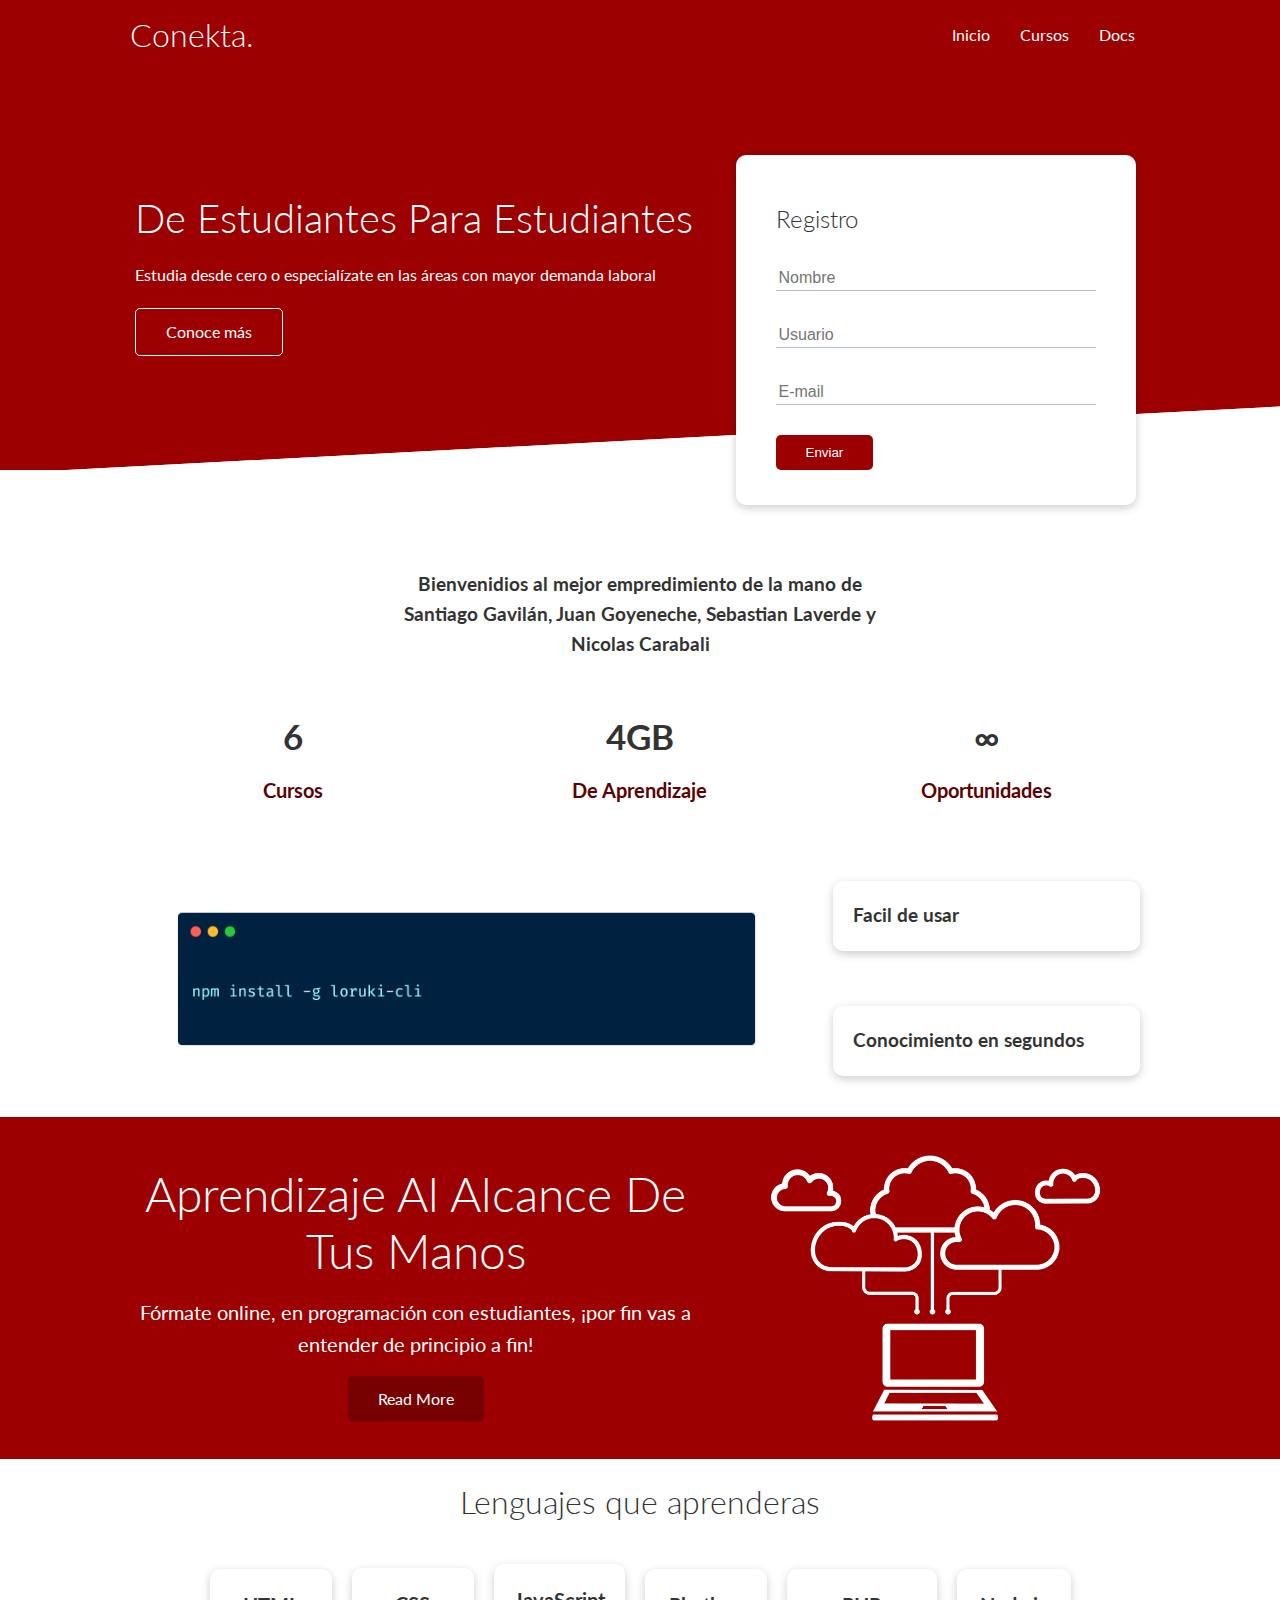
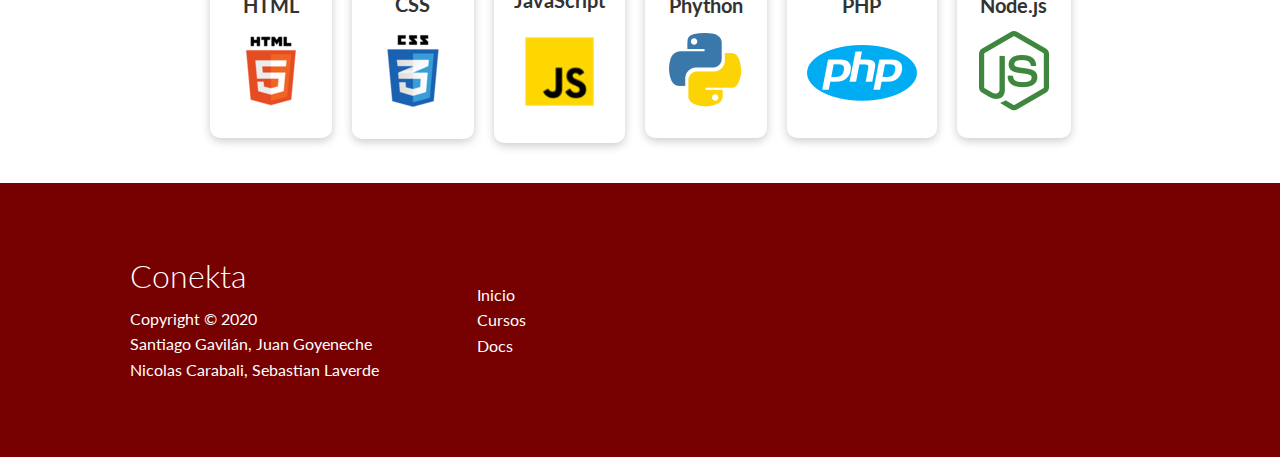
<file: index.html>
<!DOCTYPE html>
<html lang="en">
<head>
    <meta charset="UTF-8">
    <meta name="viewport" content="width=device-width, initial-scale=1.0">
    <link rel="stylesheet" href="https://cdnjs.cloudflare.com/ajax/libs/font-awesome/5.15.1/css/all.min.css" integrity="sha512-+4zCK9k+qNFUR5X+cKL9EIR+ZOhtIloNl9GIKS57V1MyNsYpYcUrUeQc9vNfzsWfV28IaLL3i96P9sdNyeRssA==" crossorigin="anonymous" />
    <link rel="stylesheet" href="css/utilities.css">
    <link rel="stylesheet" href="css/style.css">
    <title>Conekta</title>
</head>
<body>
    <!-- Navbar -->
    <div class="navbar">
        <div class="container flex">
            <h1 class="logo">Conekta.</h1>
            <nav>
                <ul>
                    <li><a href="index.html">Inicio</a></li>
                    <li><a href="features.html">Cursos</a></li>
                    <li><a href="docs.html">Docs</a></li>
                </ul>
            </nav>
        </div>
    </div>
    
    <!-- Showcase -->
    <section class="showcase">
        <div class="container grid">
            <div class="showcase-text">
                <h1>De Estudiantes Para Estudiantes</h1>
                <p>Estudia desde cero o especialízate en las áreas con mayor demanda laboral</p>
                <a href="features.html" class="btn btn-outline">Conoce más </a>
            </div>

            <div class="showcase-form card">
                <h2>Registro</h2>
                 <!--  <form name="contact" netlify-honeypot="bot-field" method="POST" data-netlify="true">
                    <input type="hidden" name="form-name" value="contact">
                    <p class="hidden">
                        <label>Don’t fill this out if you're human: <input name="bot-field" /></label>
                      </p>
                    <div class="form-control">
                        <input type="text" name="name" placeholder="Name" required>
                    </div>
                    <div class="form-control">
                        <input type="text" name="company" placeholder="Company Name" required>
                    </div>
                    <div class="form-control">
                        <input type="email" name="email" placeholder="Email" required>
                    </div>
                    <input type="submit" value="Send" class="btn btn-primary">
                </form> -->
                 <form>
                    <div class="form-control">
                        <input type="text" name="name" placeholder="Nombre" required>
                    </div>
                    <div class="form-control">
                        <input type="text" name="company" placeholder="Usuario" required>
                    </div>
                    <div class="form-control">
                        <input type="email" name="email" placeholder="E-mail" required>
                    </div>
                    <input type="submit" value="Enviar" class="btn btn-primary">
                </form>
            </div>
        </div>
    </section>

    <!-- Stats -->
    <section class="stats">
        <div class="container">
            <h3 class="stats-heading text-center my-1">
                Bienvenidios al mejor empredimiento de la mano de Santiago Gavilán, Juan Goyeneche, Sebastian Laverde y Nicolas Carabali
            </h3>

            <div class="grid grid-3 text-center my-4">
                <div>
                    <i class="fas fa-server fa-3x"></i>
                    <h3>6</h3>
                    <p class="text-secondary">Cursos</p>
                </div>
                <div>
                    <i class="fas fa-upload fa-3x"></i>
                    <h3>4GB</h3>
                    <p class="text-secondary">De Aprendizaje</p>
                </div>
                <div>
                    <i class="fas fa-project-diagram fa-3x"></i>
                    <h3>∞</h3>
                    <p class="text-secondary">Oportunidades</p>
                </div>
            </div>
        </div>
    </section>

    <!-- Cli -->
    <section class="cli">
        <div class="container grid">
            <img src="images/cli.png" alt="">
            <div class="card">
                <h3>Facil de usar</h3>
            </div>
            <div class="card">
                <h3>Conocimiento en segundos</h3>
            </div>
        </div>
    </section>

    <!-- Cloud -->
    <section class="cloud bg-primary my-2 py-2">
        <div class="container grid">
            <div class="text-center">
                <h2 class="lg">Aprendizaje Al Alcance De Tus Manos</h2>
                <p class="lead my-1">Fórmate online, en programación con estudiantes, ¡por fin vas a entender de principio a fin!</p>
                <a href="features.html" class="btn btn-dark">Read More</a>
            </div>
            <img src="images/cloud.png" alt="">
        </div>
    </section>

    <!-- Languages -->
    <section class="languages">
        <h2 class="md text-center my-2">
            Lenguajes que aprenderas
        </h2>
        <div class="container flex">
            <div class="card">
                <h4>HTML</h4>
                <img src="images/logos/html.png" alt="">
            </div>
            <div class="card">
                <h4>CSS</h4>
                <img src="images/logos/css.png" alt="">
              </div>
              <div class="card">
                <h4>JavaScript</h4>
                <img src="images/logos/javascript.png" alt="">
              </div>
              <div class="card">
                <h4>Phython</h4>
                <img src="images/logos/python.png" alt="">
              </div>
              <div class="card">
                <h4>PHP</h4>
                <img src="images/logos/php.png" alt="">
              </div>
              <div class="card">
                <h4>Node.js</h4>
                <img src="images/logos/node.png" alt="">
              </div>
        </div>
    </section>

    <!-- Footer -->
    <footer class="footer bg-dark py-5">
        <div class="container grid grid-3">
            <div>
                <h1>Conekta
                </h1>
                <p>Copyright &copy; 2020<br>Santiago Gavilán, Juan Goyeneche <br>Nicolas Carabali, Sebastian Laverde</p>
            </div>
            <nav>
                <ul>
                    <li><a href="index.html">Inicio</a></li>
                    <li><a href="features.html">Cursos</a></li>
                    <li><a href="docs.html">Docs</a></li>
                </ul>
            </nav>
            <div class="social">
                <a href="#"><i class="fab fa-github fa-2x"></i></a>
                <a href="#"><i class="fab fa-facebook fa-2x"></i></a>
                <a href="#"><i class="fab fa-instagram fa-2x"></i></a>
                <a href="#"><i class="fab fa-twitter fa-2x"></i></a>
            </div>
        </div>
    </footer>
</body>
</html>
</file>
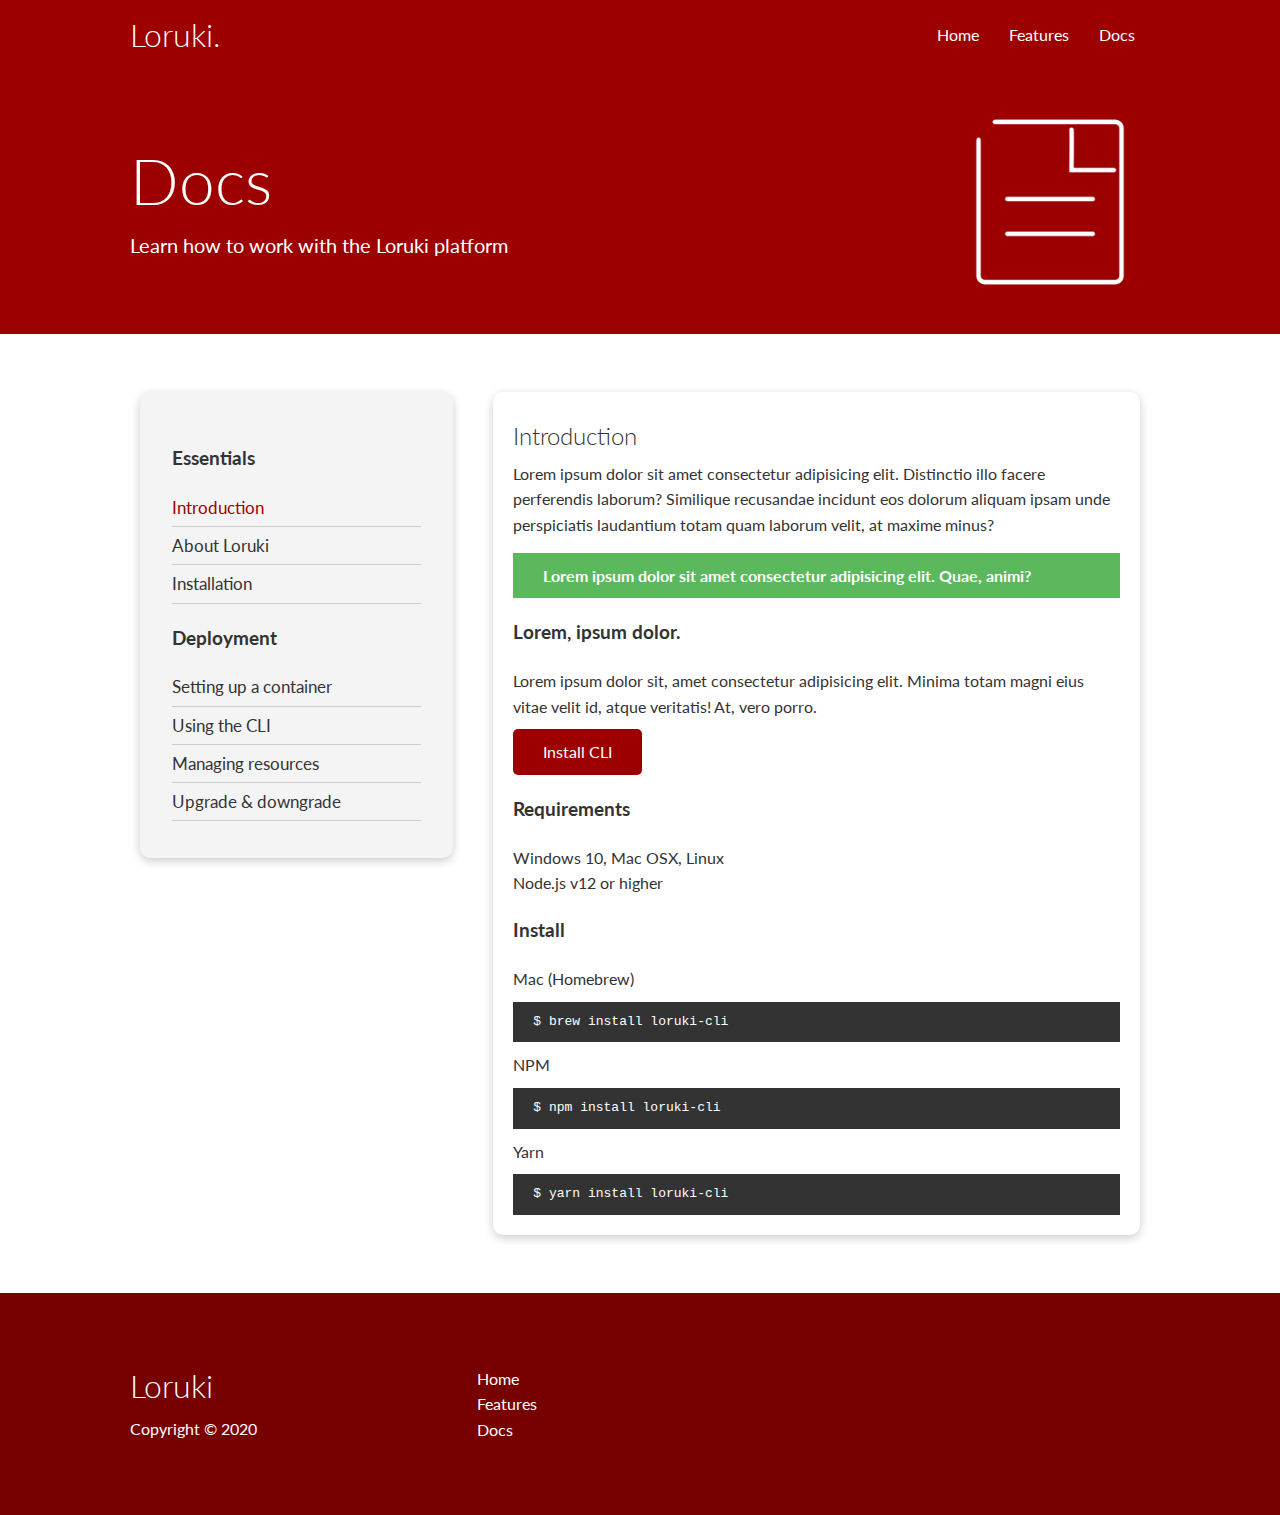
<file: docs.html>
<!DOCTYPE html>
<html lang="en">
<head>
    <meta charset="UTF-8">
    <meta name="viewport" content="width=device-width, initial-scale=1.0">
    <link rel="stylesheet" href="https://cdnjs.cloudflare.com/ajax/libs/font-awesome/5.15.1/css/all.min.css" integrity="sha512-+4zCK9k+qNFUR5X+cKL9EIR+ZOhtIloNl9GIKS57V1MyNsYpYcUrUeQc9vNfzsWfV28IaLL3i96P9sdNyeRssA==" crossorigin="anonymous" />
    <link rel="stylesheet" href="css/utilities.css">
    <link rel="stylesheet" href="css/style.css">
    <title>Loruki | Cloud Hosting For Everyone</title>
</head>
<body>
    <!-- Navbar -->
    <div class="navbar">
        <div class="container flex">
            <h1 class="logo">Loruki.</h1>
            <nav>
                <ul>
                    <li><a href="index.html">Home</a></li>
                    <li><a href="features.html">Features</a></li>
                    <li><a href="docs.html">Docs</a></li>
                </ul>
            </nav>
        </div>
    </div>

    <!-- Head -->
    <section class="docs-head bg-primary py-3">
        <div class="container grid">
            <div>
                <h1 class="xl">Docs</h1>
                <p class="lead">
                    Learn how to work with the Loruki platform
                </p>
            </div>
            <img src="images/docs.png" alt="">
        </div>
    </section>

    <!-- Docs main -->
    <section class="docs-main my-4">
        <div class="container grid">
            <div class="card bg-light p-3">
                <h3 class="my-2">Essentials</h3>
                <nav>
                    <ul>
                        <li><a class="text-primary" href="#">Introduction</a></li>
                        <li><a href="#">About Loruki</a></li>
                        <li><a href="#">Installation</a></li>
                    </ul>
                </nav>

                <h3 class="my-2">Deployment</h3>
                <nav>
                    <ul>
                        <li><a href="#">Setting up a container</a></li>
							<li><a href="#">Using the CLI</a></li>
							<li><a href="#">Managing resources</a></li>
							<li><a href="#">Upgrade & downgrade</a></li>
                    </ul>
                </nav>
            </div>
            <div class="card">
                <h2>Introduction</h2>
                <p>Lorem ipsum dolor sit amet consectetur adipisicing elit. Distinctio illo facere perferendis laborum? Similique recusandae incidunt eos dolorum aliquam ipsam unde perspiciatis laudantium totam quam laborum velit, at maxime minus?</p>

                <div class="alert alert-success">
                    <i class="fas fa-info"></i> Lorem ipsum dolor sit amet consectetur adipisicing elit. Quae, animi?
                </div>

                <h3>Lorem, ipsum dolor.</h3>
                <p>Lorem ipsum dolor sit, amet consectetur adipisicing elit. Minima totam magni eius vitae velit id, atque veritatis! At, vero porro.</p>
                <a href="#" class="btn btn-primary">Install CLI</a>

                <h3>Requirements</h3>
                <ul>
                    <li>Windows 10, Mac OSX, Linux</li>
                    <li>Node.js v12 or higher</li>
                </ul>

                <h3>Install</h3>
                <p>Mac (Homebrew)</p>
                <pre><code>$ brew install loruki-cli</code></pre>
                <p>NPM</p>
                <pre><code>$ npm install loruki-cli</code></pre>
                <p>Yarn</p>
                <pre><code>$ yarn install loruki-cli</code></pre>

            </div>
        </div>
    </section>
    
    <!-- Footer -->
    <footer class="footer bg-dark py-5">
        <div class="container grid grid-3">
            <div>
                <h1>Loruki
                </h1>
                <p>Copyright &copy; 2020</p>
            </div>
            <nav>
                <ul>
                    <li><a href="index.html">Home</a></li>
                    <li><a href="features.html">Features</a></li>
                    <li><a href="docs.html">Docs</a></li>
                </ul>
            </nav>
            <div class="social">
                <a href="#"><i class="fab fa-github fa-2x"></i></a>
                <a href="#"><i class="fab fa-facebook fa-2x"></i></a>
                <a href="#"><i class="fab fa-instagram fa-2x"></i></a>
                <a href="#"><i class="fab fa-twitter fa-2x"></i></a>
            </div>
        </div>
    </footer>
</body>
</html>
</file>
<file: css/utilities.css>
.container {
  max-width: 1100px;
  margin: 0 auto;
  overflow: auto;
  padding: 0 40px;
}

.card {
  background-color: #fff;
  color: #333;
  border-radius: 10px;
  box-shadow: 0 3px 10px rgba(0, 0, 0, 0.2);
  padding: 20px;
  margin: 10px;
}

.btn {
  display: inline-block;
  padding: 10px 30px;
  cursor: pointer;
  background: var(--primary-color);
  color: #fff;
  border: none;
  border-radius: 5px;
}

.btn-outline {
  background-color: transparent;
  border: 1px #fff solid;
}

.btn:hover {
  transform: scale(0.98);
}

/* Backgrounds & colored buttons */
.bg-primary,
.btn-primary {
  background-color: var(--primary-color);
  color: #fff;
}

.bg-secondary,
.btn-secondary {
  background-color: var(--secondary-color);
  color: #fff;
}

.bg-dark,
.btn-dark {
  background-color: var(--dark-color);
  color: #fff;
}

.bg-light,
.btn-light {
  background-color: var(--light-color);
  color: #333;
}

.bg-primary a,
.btn-primary a,
.bg-secondary a,
.btn-secondary a,
.bg-dark a,
.btn-dark a {
  color: #fff;
}

/* Text colors */
.text-primary {
  color: var(--primary-color);
}

.text-secondary {
  color: var(--secondary-color);
}

.text-dark {
  color: var(--dark-color);
}

.text-light {
  color: var(--light-color);
}

/* Text sizes */
.lead {
  font-size: 20px;
}

.sm {
  font-size: 1rem;
}

.md {
  font-size: 2rem;
}

.lg {
  font-size: 3rem;
}

.xl {
  font-size: 4rem;
}

.text-center {
  text-align: center;
}

/* Alert */
.alert {
  background-color: var(--light-color);
  padding: 10px 20px;
  font-weight: bold;
  margin: 15px 0;
}

.alert i {
  margin-right: 10px;
}

.alert-success {
  background-color: var(--success-color);
  color: #fff;
}

.alert-error {
  background-color: var(--error-color);
  color: #fff;
}

.flex {
  display: flex;
  justify-content: center;
  align-items: center;
  height: 100%;
}

.grid {
  display: grid;
  grid-template-columns: repeat(2, 1fr);
  gap: 20px;
  justify-content: center;
  align-items: center;
  height: 100%;
}

.grid-3 {
  grid-template-columns: repeat(3, 1fr);
}

/* Margin */
.my-1 {
  margin: 1rem 0;
}

.my-2 {
  margin: 1.5rem 0;
}

.my-3 {
  margin: 2rem 0;
}

.my-4 {
  margin: 3rem 0;
}

.my-5 {
  margin: 4rem 0;
}

.m-1 {
  margin: 1rem;
}

.m-2 {
  margin: 1.5rem;
}

.m-3 {
  margin: 2rem;
}

.m-4 {
  margin: 3rem;
}

.m-5 {
  margin: 4rem;
}

/* Padding */
.py-1 {
  padding: 1rem 0;
}

.py-2 {
  padding: 1.5rem 0;
}

.py-3 {
  padding: 2rem 0;
}

.py-4 {
  padding: 3rem 0;
}

.py-5 {
  padding: 4rem 0;
}

.p-1 {
  padding: 1rem;
}

.p-2 {
  padding: 1.5rem;
}

.p-3 {
  padding: 2rem;
}

.p-4 {
  padding: 3rem;
}

.p-5 {
  padding: 4rem;
}
</file>
<file: css/style.css>
@import url('https://fonts.googleapis.com/css2?family=Lato:wght@300&display=swap');

:root {
  --primary-color: #9c0000;
  --secondary-color: #5a0202;
  --dark-color: #770000;
  --light-color: #f4f4f4;
  --success-color: #5cb85c;
  --error-color: #d9534f;
}

* {
  box-sizing: border-box;
  padding: 0;
  margin: 0;
}

body {
  font-family: 'Lato', sans-serif;
  color: #333;
  line-height: 1.6;
}

ul {
  list-style-type: none;
}

a {
  text-decoration: none;
  color: #333;
}

h1,
h2 {
  font-weight: 300;
  line-height: 1.2;
  margin: 10px 0;
}

p {
  margin: 10px 0;
}

img {
  width: 100%;
}

code,
pre {
  background: #333;
  color: #fff;
  padding: 10px;
}

.hidden {
  visibility: hidden;
  height: 0;
}

/* Navbar */
.navbar {
  background-color: var(--primary-color);
  color: #fff;
  height: 70px;
}

.navbar ul {
  display: flex;
}

.navbar a {
  color: #fff;
  padding: 10px;
  margin: 0 5px;
}

.navbar a:hover {
  border-bottom: 2px #fff solid;
}

.navbar .flex {
  justify-content: space-between;
}

/* Showcase */
.showcase {
  height: 400px;
  background-color: var(--primary-color);
  color: #fff;
  position: relative;
}

.showcase h1 {
  font-size: 40px;
}

.showcase p {
  margin: 20px 0;
}

.showcase .grid {
  overflow: visible;
  grid-template-columns: 55% auto;
  gap: 30px;
}

.showcase-text {
  animation: slideInFromLeft 1s ease-in;
}

.showcase-form {
  position: relative;
  top: 60px;
  height: 350px;
  width: 400px;
  padding: 40px;
  z-index: 100;
  justify-self: flex-end;
  animation: slideInFromRight 1s ease-in;
}

.showcase-form .form-control {
  margin: 30px 0;
}

.showcase-form input[type='text'],
.showcase-form input[type='email'] {
  border: 0;
  border-bottom: 1px solid #b4becb;
  width: 100%;
  padding: 3px;
  font-size: 16px;
}

.showcase-form input:focus {
  outline: none;
}

.showcase::before,
.showcase::after {
  content: '';
  position: absolute;
  height: 100px;
  bottom: -70px;
  right: 0;
  left: 0;
  background: #fff;
  transform: skewY(-3deg);
  -webkit-transform: skewY(-3deg);
  -moz-transform: skewY(-3deg);
  -ms-transform: skewY(-3deg);
}

/* Stats */
.stats {
  padding-top: 100px;
  animation: slideInFromBottom 1s ease-in;
}

.stats-heading {
  max-width: 500px;
  margin: auto;
}

.stats .grid h3 {
  font-size: 35px;
}

.stats .grid p {
  font-size: 20px;
  font-weight: bold;
}

/* Cli */
.cli .grid {
  grid-template-columns: repeat(3, 1fr);
  grid-template-rows: repeat(2, 1fr);
}

.cli .grid > *:first-child {
  grid-column: 1 / span 2;
  grid-row: 1 / span 2;
}

/* Cloud */
.cloud .grid {
  grid-template-columns: 4fr 3fr;
}

/* Languages */

.languages .flex {
  flex-wrap: wrap;
}

.languages .card {
  text-align: center;
  margin: 18px 10px 40px;
  transition: transform 0.2s ease-in;
}

.languages .card h4 {
  font-size: 20px;
  margin-bottom: 10px;
}

.languages .card:hover {
  transform: translateY(-15px);
}

/* Features */
.features-head img,
.docs-head img {
  width: 200px;
  justify-self: flex-end;
}

.features-sub-head img {
  width: 300px;
  justify-self: flex-end;
}

.features-main .card > i {
  margin-right: 20px;
}

.features-main .grid {
  padding: 30px;
}

.features-main .grid > *:first-child {
  grid-column: 1 / span 3;
}

.features-main .grid > *:nth-child(2) {
  grid-column: 1 / span 2;
}

/* Docs */
.docs-main h3 {
  margin: 20px 0;
}

.docs-main .grid {
  grid-template-columns: 1fr 2fr;
  align-items: flex-start;
}

.docs-main nav li {
  font-size: 17px;
  padding-bottom: 5px;
  margin-bottom: 5px;
  border-bottom: 1px #ccc solid;
}

.docs-main a:hover {
  font-weight: bold;
}

/* Footer */
.footer .social a {
  margin: 0 10px;
}

/* Animations */
@keyframes slideInFromLeft {
  0% {
    transform: translateX(-100%);
  }

  100% {
    transform: translateX(0);
  }
}

@keyframes slideInFromRight {
  0% {
    transform: translateX(100%);
  }

  100% {
    transform: translateX(0);
  }
}

@keyframes slideInFromTop {
  0% {
    transform: translateY(-100%);
  }

  100% {
    transform: translateX(0);
  }
}

@keyframes slideInFromBottom {
  0% {
    transform: translateY(100%);
  }

  100% {
    transform: translateX(0);
  }
}

/* Tablets and under */
@media (max-width: 768px) {
  .grid,
  .showcase .grid,
  .stats .grid,
  .cli .grid,
  .cloud .grid,
  .features-main .grid,
  .docs-main .grid {
    grid-template-columns: 1fr;
    grid-template-rows: 1fr;
  }

  .showcase {
    height: auto;
  }

  .showcase-text {
    text-align: center;
    margin-top: 40px;
    animation: slideInFromTop 1s ease-in;
  }

  .showcase-form {
    justify-self: center;
    margin: auto;
    animation: slideInFromBottom 1s ease-in;
  }

  .cli .grid > *:first-child {
    grid-column: 1;
    grid-row: 1;
  }

  .features-head,
  .features-sub-head,
  .docs-head {
    text-align: center;
  }

  .features-head img,
  .features-sub-head img,
  .docs-head img {
    justify-self: center;
  }

  .features-main .grid > *:first-child,
  .features-main .grid > *:nth-child(2) {
    grid-column: 1;
  }
}

/* Mobile */
@media (max-width: 500px) {
  .navbar {
    height: 110px;
  }

  .navbar .flex {
    flex-direction: column;
  }

  .navbar ul {
    padding: 10px;
    background-color: rgba(0, 0, 0, 0.1);
  }
  
  .showcase-form {
    width: 300px;
  }
}

.goyooo
{
  padding-left: 5rem;
}
</file>
